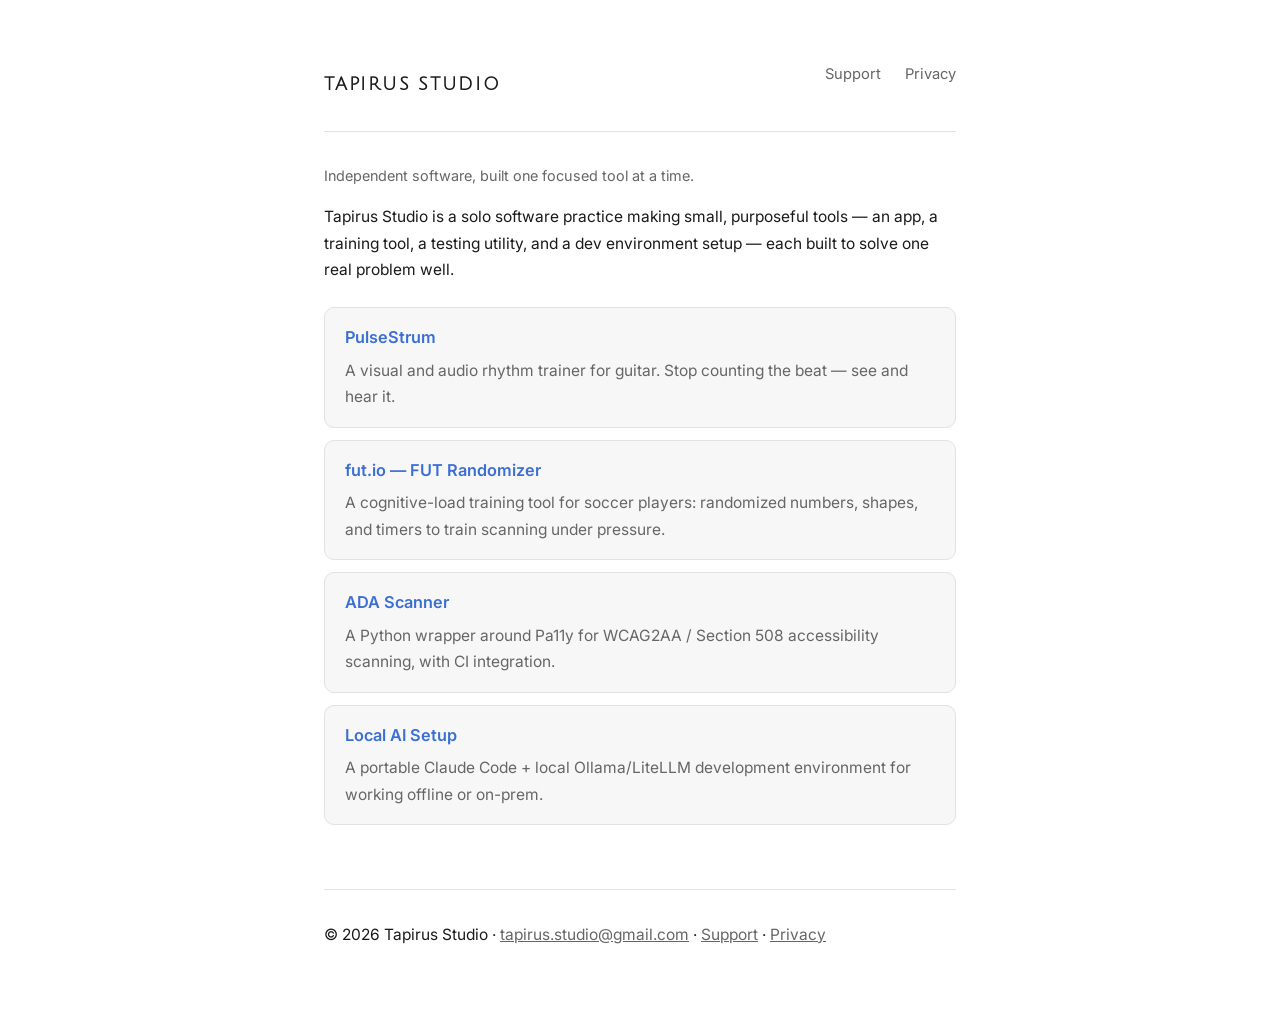
<file: index.html>
<!DOCTYPE html>
<html lang="en">
<head>
  <meta charset="UTF-8" />
  <meta name="viewport" content="width=device-width, initial-scale=1.0" />
  <title>Tapirus Studio</title>
  <link rel="stylesheet" href="style.css" />
</head>
<body>
  <header class="site-header">
    <h2><a class="brand" href="index.html">Tapirus Studio</a></h2>
    <nav>
      <a href="support.html">Support</a>
      <a href="privacy.html">Privacy</a>
    </nav>
  </header>

  <p class="muted">Independent software, built one focused tool at a time.</p>

  <p>Tapirus Studio is a solo software practice making small, purposeful tools — an app, a training tool, a testing utility, and a dev environment setup — each built to solve one real problem well.</p>

  <ul class="product-list">
    <li>
      <a href="pulsestrum.html">PulseStrum</a>
      <p>A visual and audio rhythm trainer for guitar. Stop counting the beat — see and hear it.</p>
    </li>
    <li>
      <a href="futio.html">fut.io — FUT Randomizer</a>
      <p>A cognitive-load training tool for soccer players: randomized numbers, shapes, and timers to train scanning under pressure.</p>
    </li>
    <li>
      <a href="ada-scanner.html">ADA Scanner</a>
      <p>A Python wrapper around Pa11y for WCAG2AA / Section 508 accessibility scanning, with CI integration.</p>
    </li>
    <li>
      <a href="ai-setup.html">Local AI Setup</a>
      <p>A portable Claude Code + local Ollama/LiteLLM development environment for working offline or on-prem.</p>
    </li>
  </ul>

  <footer class="site-footer">
    <p>&copy; 2026 Tapirus Studio &middot; <a href="mailto:tapirus.studio@gmail.com">tapirus.studio@gmail.com</a> &middot; <a href="support.html">Support</a> &middot; <a href="privacy.html">Privacy</a></p>
  </footer>
</body>
</html>
</file>
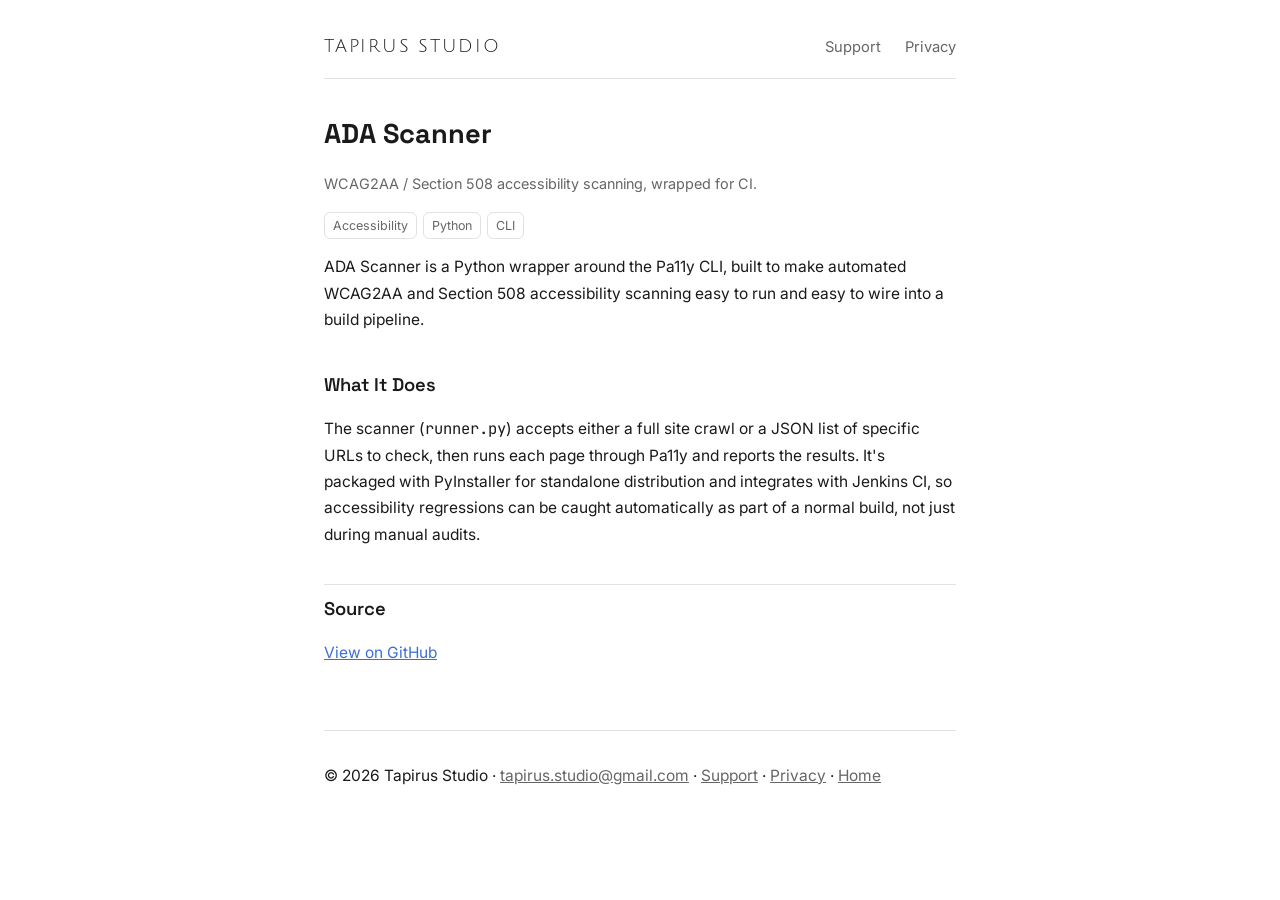
<file: ada-scanner.html>
<!DOCTYPE html>
<html lang="en">
<head>
  <meta charset="UTF-8" />
  <meta name="viewport" content="width=device-width, initial-scale=1.0" />
  <title>ADA Scanner — Tapirus Studio</title>
  <link rel="stylesheet" href="style.css" />
</head>
<body>
  <header class="site-header">
    <a class="brand" href="index.html">Tapirus Studio</a>
    <nav>
      <a href="support.html">Support</a>
      <a href="privacy.html">Privacy</a>
    </nav>
  </header>

  <h1>ADA Scanner</h1>
  <p class="muted">WCAG2AA / Section 508 accessibility scanning, wrapped for CI.</p>
  <p><span class="tag">Accessibility</span><span class="tag">Python</span><span class="tag">CLI</span></p>

  <p>ADA Scanner is a Python wrapper around the Pa11y CLI, built to make automated WCAG2AA and Section 508 accessibility scanning easy to run and easy to wire into a build pipeline.</p>

  <h2>What It Does</h2>
  <p>The scanner (<code>runner.py</code>) accepts either a full site crawl or a JSON list of specific URLs to check, then runs each page through Pa11y and reports the results. It's packaged with PyInstaller for standalone distribution and integrates with Jenkins CI, so accessibility regressions can be caught automatically as part of a normal build, not just during manual audits.</p>

  <h2>Source</h2>
  <p><a href="https://github.com/cmorikuni/ADA">View on GitHub</a></p>

  <footer class="site-footer">
    <p>&copy; 2026 Tapirus Studio &middot; <a href="mailto:tapirus.studio@gmail.com">tapirus.studio@gmail.com</a> &middot; <a href="support.html#ada-scanner">Support</a> &middot; <a href="privacy.html#ada-scanner">Privacy</a> &middot; <a href="index.html">Home</a></p>
  </footer>
</body>
</html>
</file>
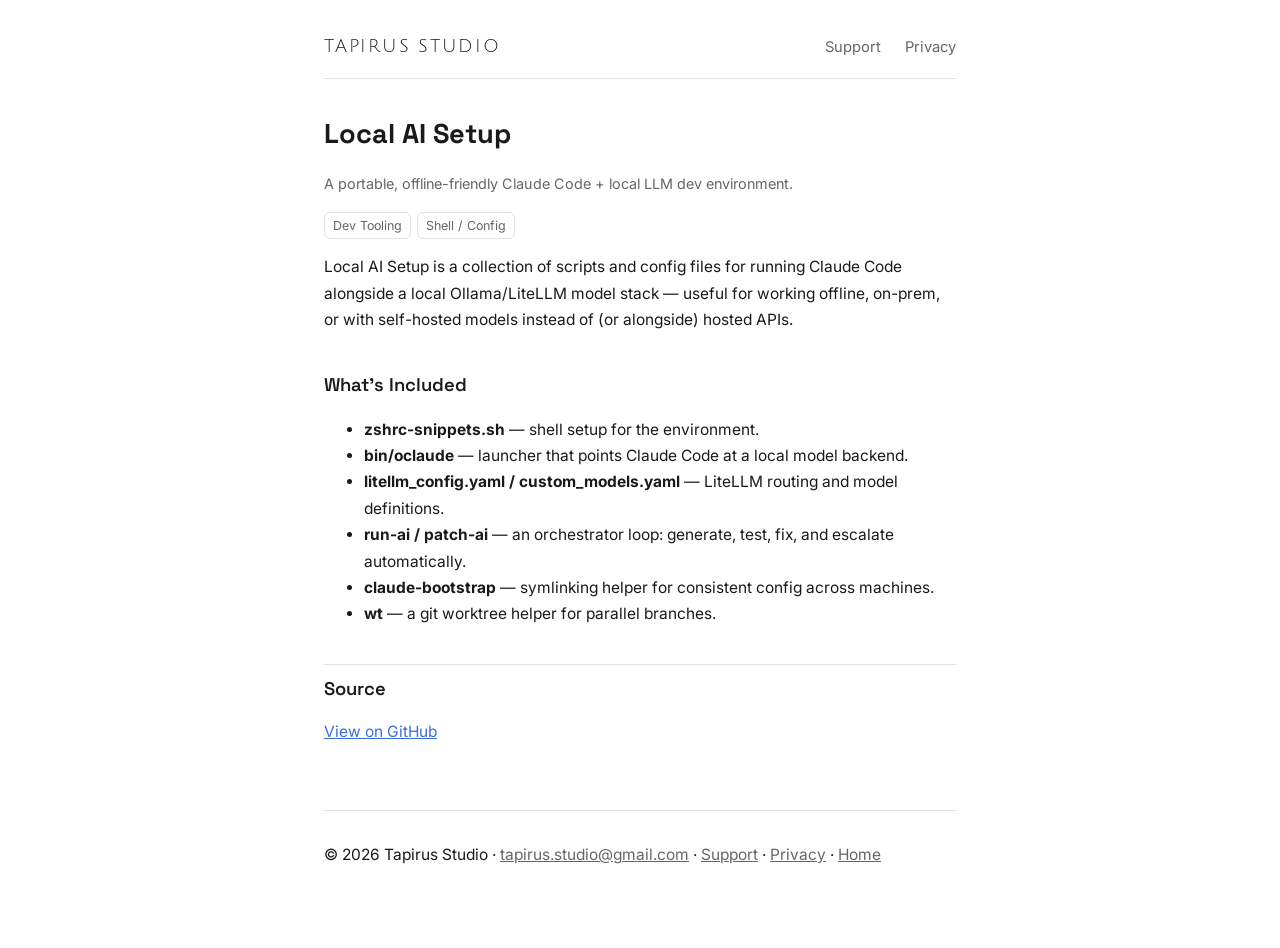
<file: ai-setup.html>
<!DOCTYPE html>
<html lang="en">
<head>
  <meta charset="UTF-8" />
  <meta name="viewport" content="width=device-width, initial-scale=1.0" />
  <title>Local AI Setup — Tapirus Studio</title>
  <link rel="stylesheet" href="style.css" />
</head>
<body>
  <header class="site-header">
    <a class="brand" href="index.html">Tapirus Studio</a>
    <nav>
      <a href="support.html">Support</a>
      <a href="privacy.html">Privacy</a>
    </nav>
  </header>

  <h1>Local AI Setup</h1>
  <p class="muted">A portable, offline-friendly Claude Code + local LLM dev environment.</p>
  <p><span class="tag">Dev Tooling</span><span class="tag">Shell / Config</span></p>

  <p>Local AI Setup is a collection of scripts and config files for running Claude Code alongside a local Ollama/LiteLLM model stack — useful for working offline, on-prem, or with self-hosted models instead of (or alongside) hosted APIs.</p>

  <h2>What's Included</h2>
  <ul>
    <li><strong>zshrc-snippets.sh</strong> — shell setup for the environment.</li>
    <li><strong>bin/oclaude</strong> — launcher that points Claude Code at a local model backend.</li>
    <li><strong>litellm_config.yaml / custom_models.yaml</strong> — LiteLLM routing and model definitions.</li>
    <li><strong>run-ai / patch-ai</strong> — an orchestrator loop: generate, test, fix, and escalate automatically.</li>
    <li><strong>claude-bootstrap</strong> — symlinking helper for consistent config across machines.</li>
    <li><strong>wt</strong> — a git worktree helper for parallel branches.</li>
  </ul>

  <h2>Source</h2>
  <p><a href="https://github.com/cmorikuni/ai-setup-shared">View on GitHub</a></p>

  <footer class="site-footer">
    <p>&copy; 2026 Tapirus Studio &middot; <a href="mailto:tapirus.studio@gmail.com">tapirus.studio@gmail.com</a> &middot; <a href="support.html#ai-setup">Support</a> &middot; <a href="privacy.html#ai-setup">Privacy</a> &middot; <a href="index.html">Home</a></p>
  </footer>
</body>
</html>
</file>
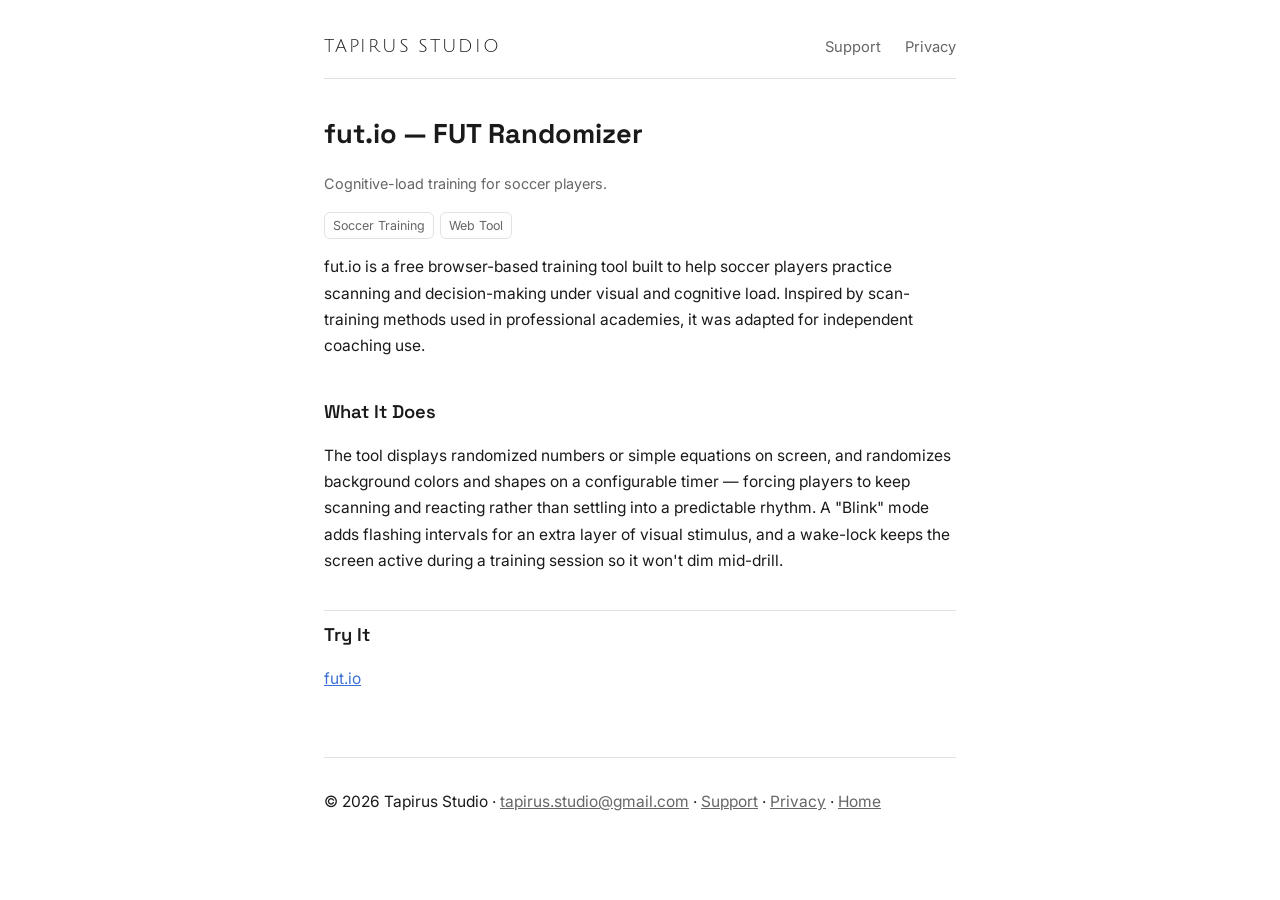
<file: futio.html>
<!DOCTYPE html>
<html lang="en">
<head>
  <meta charset="UTF-8" />
  <meta name="viewport" content="width=device-width, initial-scale=1.0" />
  <title>fut.io — Tapirus Studio</title>
  <link rel="stylesheet" href="style.css" />
</head>
<body>
  <header class="site-header">
    <a class="brand" href="index.html">Tapirus Studio</a>
    <nav>
      <a href="support.html">Support</a>
      <a href="privacy.html">Privacy</a>
    </nav>
  </header>

  <h1>fut.io — FUT Randomizer</h1>
  <p class="muted">Cognitive-load training for soccer players.</p>
  <p><span class="tag">Soccer Training</span><span class="tag">Web Tool</span></p>

  <p>fut.io is a free browser-based training tool built to help soccer players practice scanning and decision-making under visual and cognitive load. Inspired by scan-training methods used in professional academies, it was adapted for independent coaching use.</p>

  <h2>What It Does</h2>
  <p>The tool displays randomized numbers or simple equations on screen, and randomizes background colors and shapes on a configurable timer — forcing players to keep scanning and reacting rather than settling into a predictable rhythm. A "Blink" mode adds flashing intervals for an extra layer of visual stimulus, and a wake-lock keeps the screen active during a training session so it won't dim mid-drill.</p>

  <h2>Try It</h2>
  <p><a href="https://cmorikuni.github.io/fut.io/">fut.io</a></p>

  <footer class="site-footer">
    <p>&copy; 2026 Tapirus Studio &middot; <a href="mailto:tapirus.studio@gmail.com">tapirus.studio@gmail.com</a> &middot; <a href="support.html#futio">Support</a> &middot; <a href="privacy.html#futio">Privacy</a> &middot; <a href="index.html">Home</a></p>
  </footer>
</body>
</html>
</file>
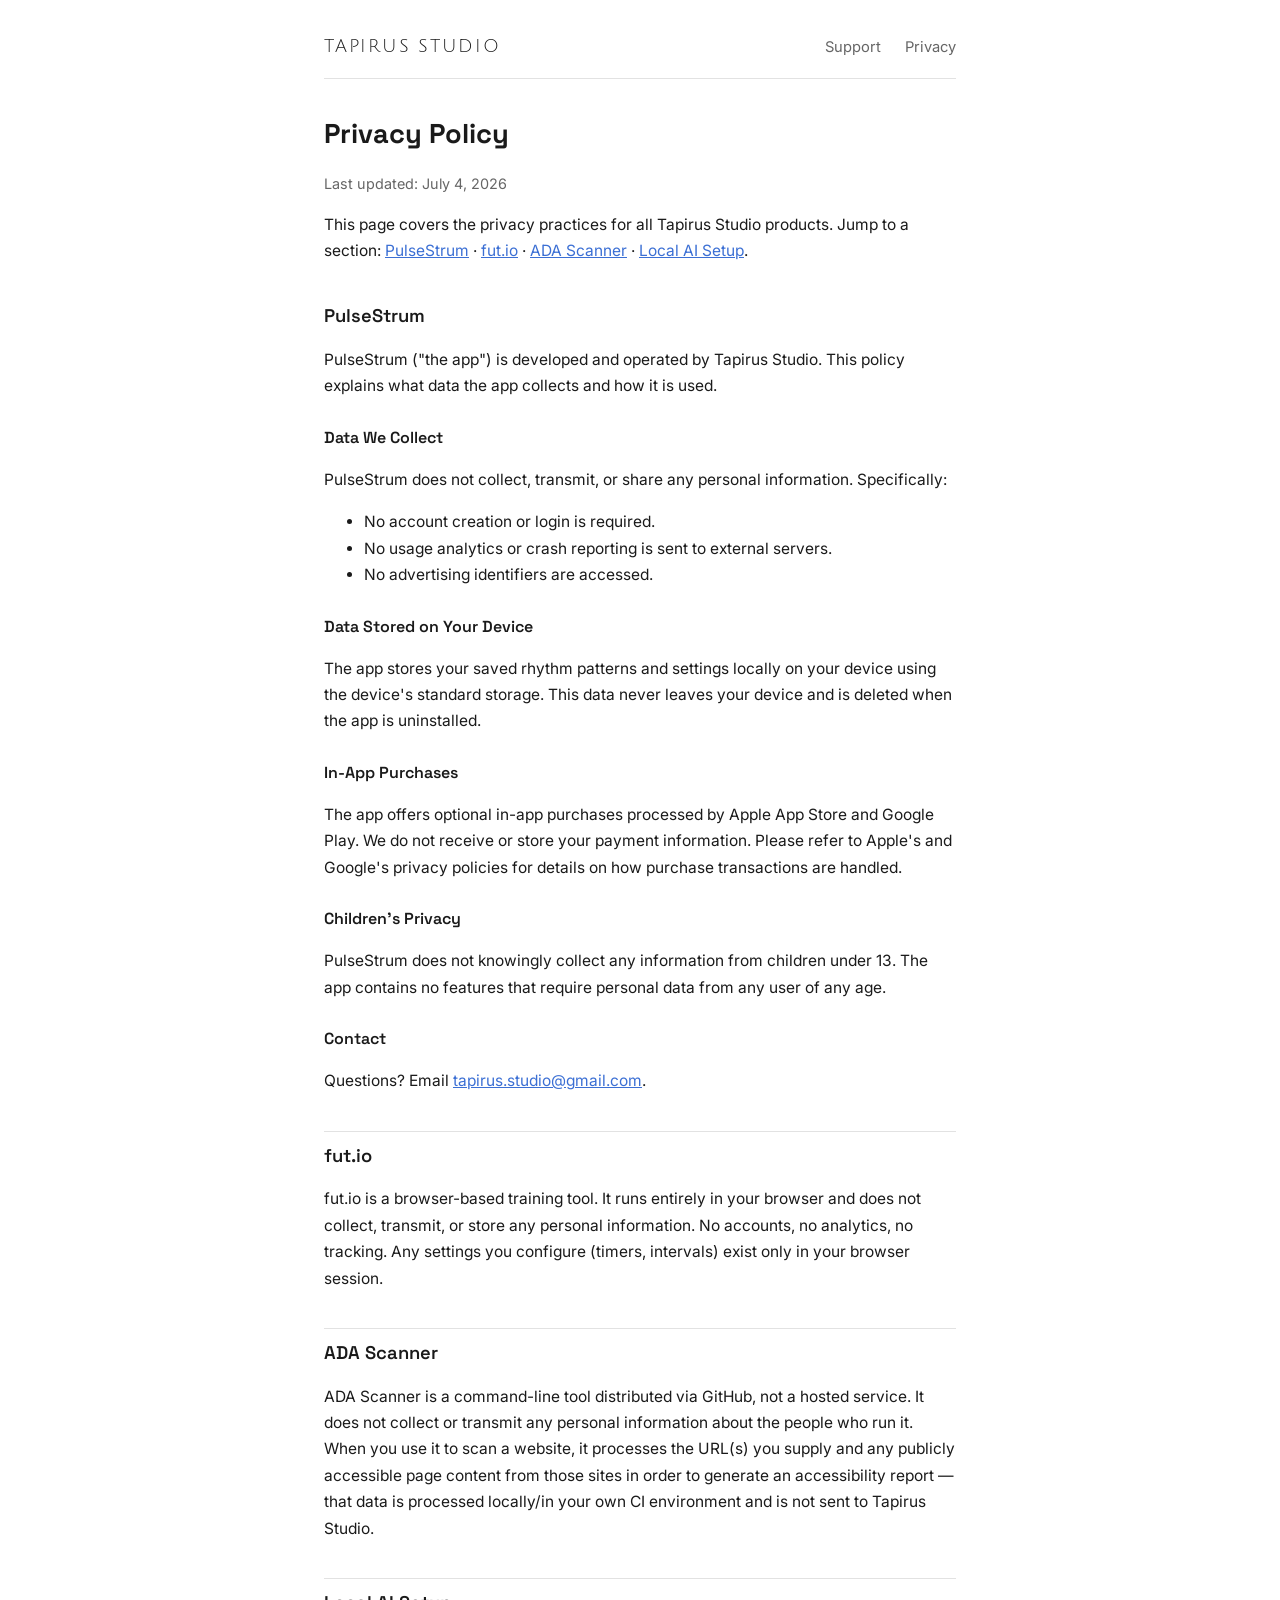
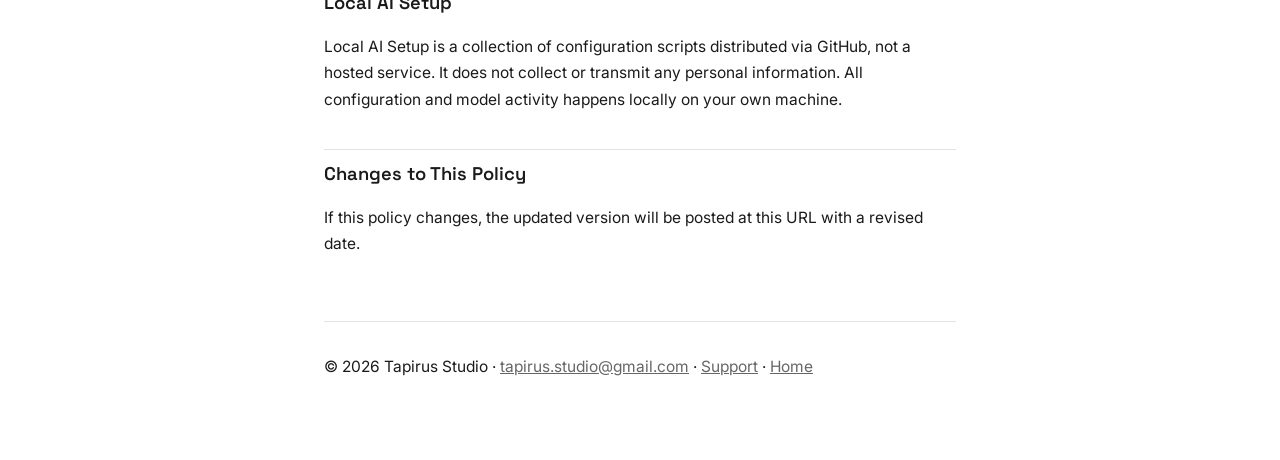
<file: privacy.html>
<!DOCTYPE html>
<html lang="en">
<head>
  <meta charset="UTF-8" />
  <meta name="viewport" content="width=device-width, initial-scale=1.0" />
  <title>Tapirus Studio — Privacy Policy</title>
  <link rel="stylesheet" href="style.css" />
</head>
<body>
  <header class="site-header">
    <a class="brand" href="index.html">Tapirus Studio</a>
    <nav>
      <a href="support.html">Support</a>
      <a href="privacy.html">Privacy</a>
    </nav>
  </header>

  <h1>Privacy Policy</h1>
  <p class="updated">Last updated: July 4, 2026</p>

  <p>This page covers the privacy practices for all Tapirus Studio products. Jump to a section: <a href="#pulsestrum">PulseStrum</a> &middot; <a href="#futio">fut.io</a> &middot; <a href="#ada-scanner">ADA Scanner</a> &middot; <a href="#ai-setup">Local AI Setup</a>.</p>

  <h2 id="pulsestrum">PulseStrum</h2>
  <p>PulseStrum ("the app") is developed and operated by Tapirus Studio. This policy explains what data the app collects and how it is used.</p>

  <h3>Data We Collect</h3>
  <p>PulseStrum does not collect, transmit, or share any personal information. Specifically:</p>
  <ul>
    <li>No account creation or login is required.</li>
    <li>No usage analytics or crash reporting is sent to external servers.</li>
    <li>No advertising identifiers are accessed.</li>
  </ul>

  <h3>Data Stored on Your Device</h3>
  <p>The app stores your saved rhythm patterns and settings locally on your device using the device's standard storage. This data never leaves your device and is deleted when the app is uninstalled.</p>

  <h3>In-App Purchases</h3>
  <p>The app offers optional in-app purchases processed by Apple App Store and Google Play. We do not receive or store your payment information. Please refer to Apple's and Google's privacy policies for details on how purchase transactions are handled.</p>

  <h3>Children's Privacy</h3>
  <p>PulseStrum does not knowingly collect any information from children under 13. The app contains no features that require personal data from any user of any age.</p>

  <h3>Contact</h3>
  <p>Questions? Email <a href="mailto:tapirus.studio@gmail.com">tapirus.studio@gmail.com</a>.</p>

  <h2 id="futio">fut.io</h2>
  <p>fut.io is a browser-based training tool. It runs entirely in your browser and does not collect, transmit, or store any personal information. No accounts, no analytics, no tracking. Any settings you configure (timers, intervals) exist only in your browser session.</p>

  <h2 id="ada-scanner">ADA Scanner</h2>
  <p>ADA Scanner is a command-line tool distributed via GitHub, not a hosted service. It does not collect or transmit any personal information about the people who run it. When you use it to scan a website, it processes the URL(s) you supply and any publicly accessible page content from those sites in order to generate an accessibility report — that data is processed locally/in your own CI environment and is not sent to Tapirus Studio.</p>

  <h2 id="ai-setup">Local AI Setup</h2>
  <p>Local AI Setup is a collection of configuration scripts distributed via GitHub, not a hosted service. It does not collect or transmit any personal information. All configuration and model activity happens locally on your own machine.</p>

  <h2>Changes to This Policy</h2>
  <p>If this policy changes, the updated version will be posted at this URL with a revised date.</p>

  <footer class="site-footer">
    <p>&copy; 2026 Tapirus Studio &middot; <a href="mailto:tapirus.studio@gmail.com">tapirus.studio@gmail.com</a> &middot; <a href="support.html">Support</a> &middot; <a href="index.html">Home</a></p>
  </footer>
</body>
</html>
</file>
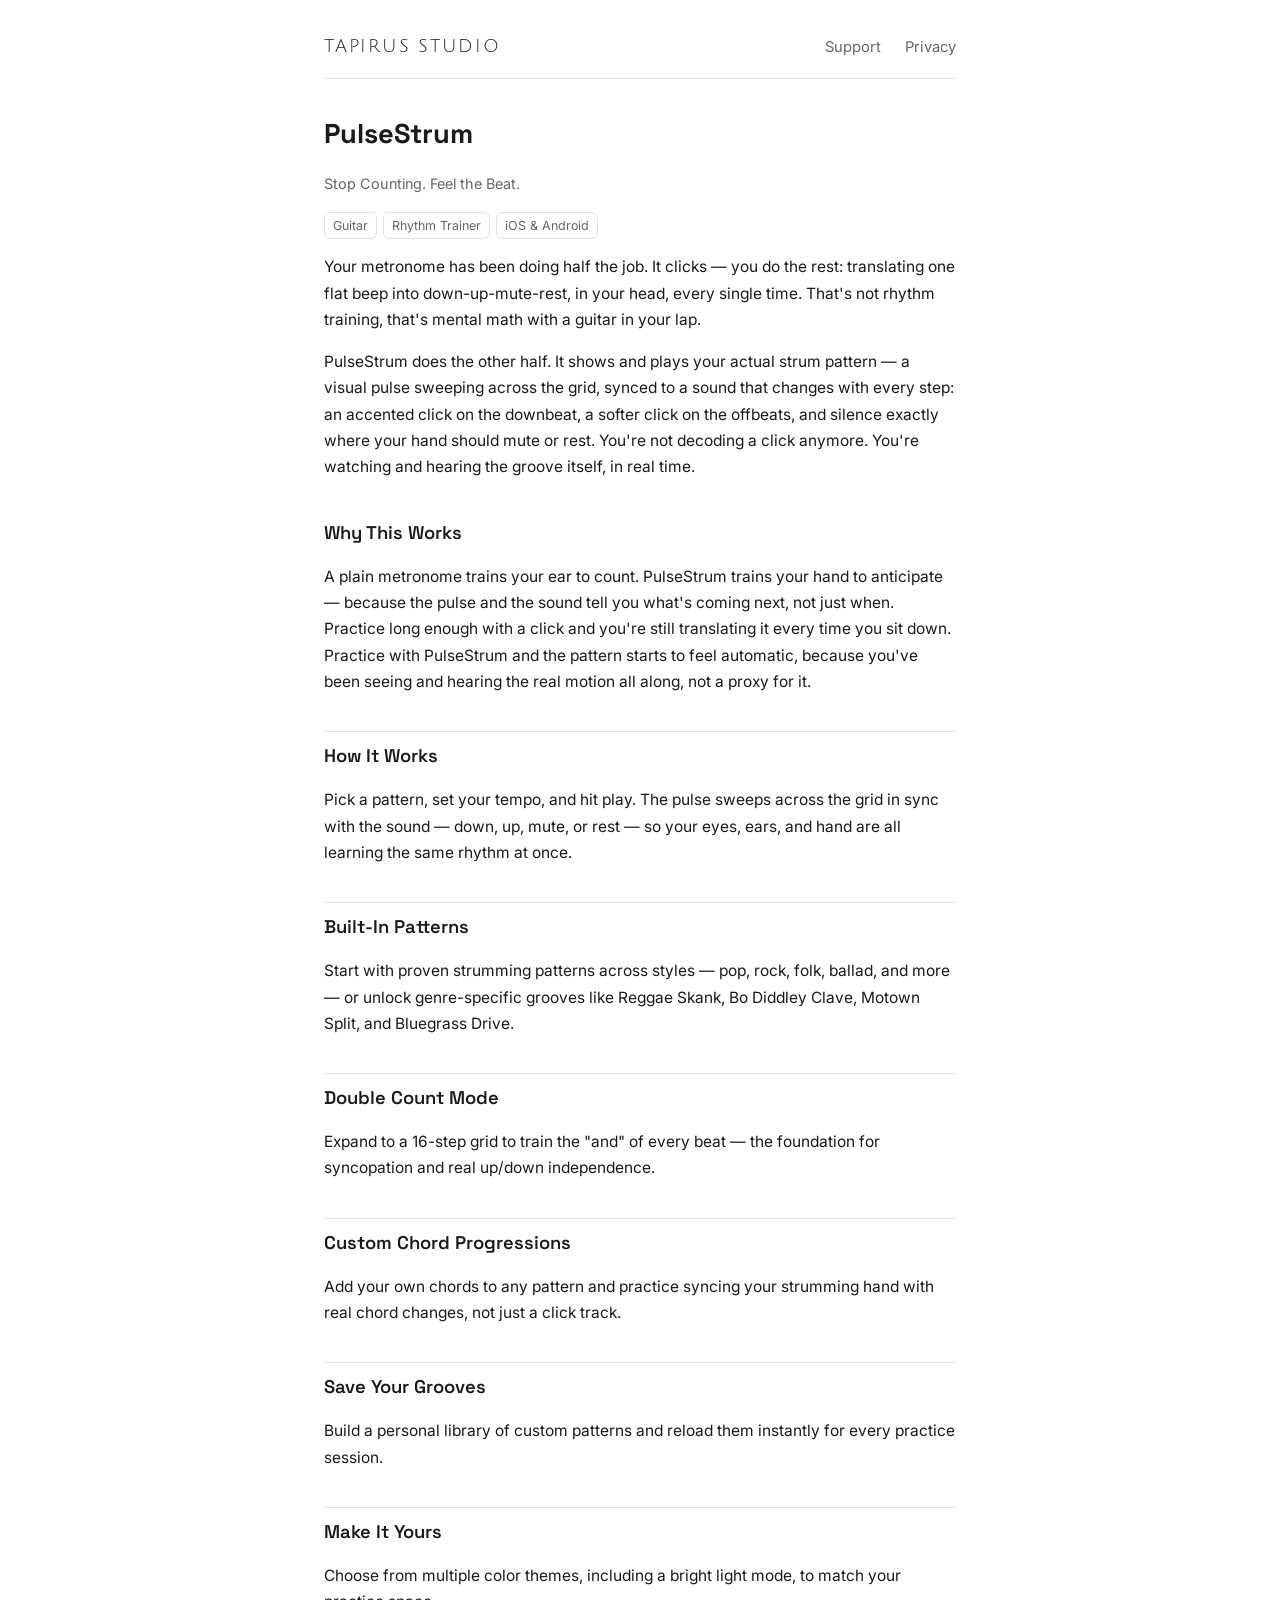
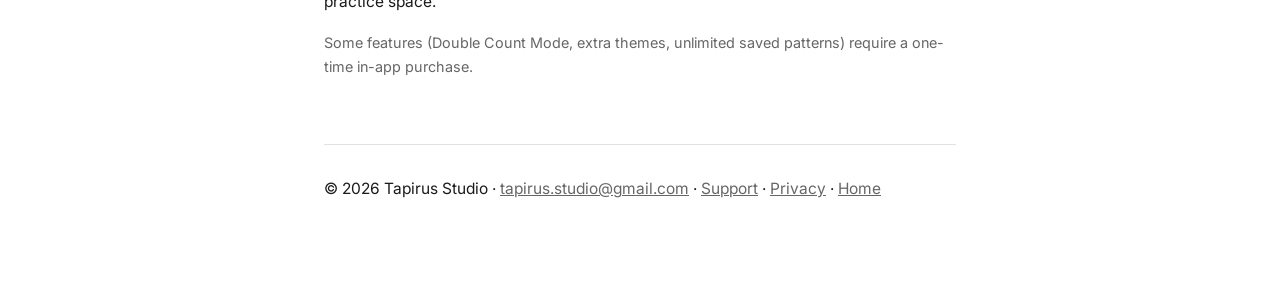
<file: pulsestrum.html>
<!DOCTYPE html>
<html lang="en">
<head>
  <meta charset="UTF-8" />
  <meta name="viewport" content="width=device-width, initial-scale=1.0" />
  <title>PulseStrum — Tapirus Studio</title>
  <link rel="stylesheet" href="style.css" />
</head>
<body>
  <header class="site-header">
    <a class="brand" href="index.html">Tapirus Studio</a>
    <nav>
      <a href="support.html">Support</a>
      <a href="privacy.html">Privacy</a>
    </nav>
  </header>

  <h1>PulseStrum</h1>
  <p class="muted">Stop Counting. Feel the Beat.</p>
  <p><span class="tag">Guitar</span><span class="tag">Rhythm Trainer</span><span class="tag">iOS &amp; Android</span></p>

  <p>Your metronome has been doing half the job. It clicks — you do the rest: translating one flat beep into down-up-mute-rest, in your head, every single time. That's not rhythm training, that's mental math with a guitar in your lap.</p>

  <p>PulseStrum does the other half. It shows and plays your actual strum pattern — a visual pulse sweeping across the grid, synced to a sound that changes with every step: an accented click on the downbeat, a softer click on the offbeats, and silence exactly where your hand should mute or rest. You're not decoding a click anymore. You're watching and hearing the groove itself, in real time.</p>

  <h2>Why This Works</h2>
  <p>A plain metronome trains your ear to count. PulseStrum trains your hand to anticipate — because the pulse and the sound tell you what's coming next, not just when. Practice long enough with a click and you're still translating it every time you sit down. Practice with PulseStrum and the pattern starts to feel automatic, because you've been seeing and hearing the real motion all along, not a proxy for it.</p>

  <h2>How It Works</h2>
  <p>Pick a pattern, set your tempo, and hit play. The pulse sweeps across the grid in sync with the sound — down, up, mute, or rest — so your eyes, ears, and hand are all learning the same rhythm at once.</p>

  <h2>Built-In Patterns</h2>
  <p>Start with proven strumming patterns across styles — pop, rock, folk, ballad, and more — or unlock genre-specific grooves like Reggae Skank, Bo Diddley Clave, Motown Split, and Bluegrass Drive.</p>

  <h2>Double Count Mode</h2>
  <p>Expand to a 16-step grid to train the "and" of every beat — the foundation for syncopation and real up/down independence.</p>

  <h2>Custom Chord Progressions</h2>
  <p>Add your own chords to any pattern and practice syncing your strumming hand with real chord changes, not just a click track.</p>

  <h2>Save Your Grooves</h2>
  <p>Build a personal library of custom patterns and reload them instantly for every practice session.</p>

  <h2>Make It Yours</h2>
  <p>Choose from multiple color themes, including a bright light mode, to match your practice space.</p>

  <p class="muted">Some features (Double Count Mode, extra themes, unlimited saved patterns) require a one-time in-app purchase.</p>

  <footer class="site-footer">
    <p>&copy; 2026 Tapirus Studio &middot; <a href="mailto:tapirus.studio@gmail.com">tapirus.studio@gmail.com</a> &middot; <a href="support.html#pulsestrum">Support</a> &middot; <a href="privacy.html#pulsestrum">Privacy</a> &middot; <a href="index.html">Home</a></p>
  </footer>
</body>
</html>
</file>
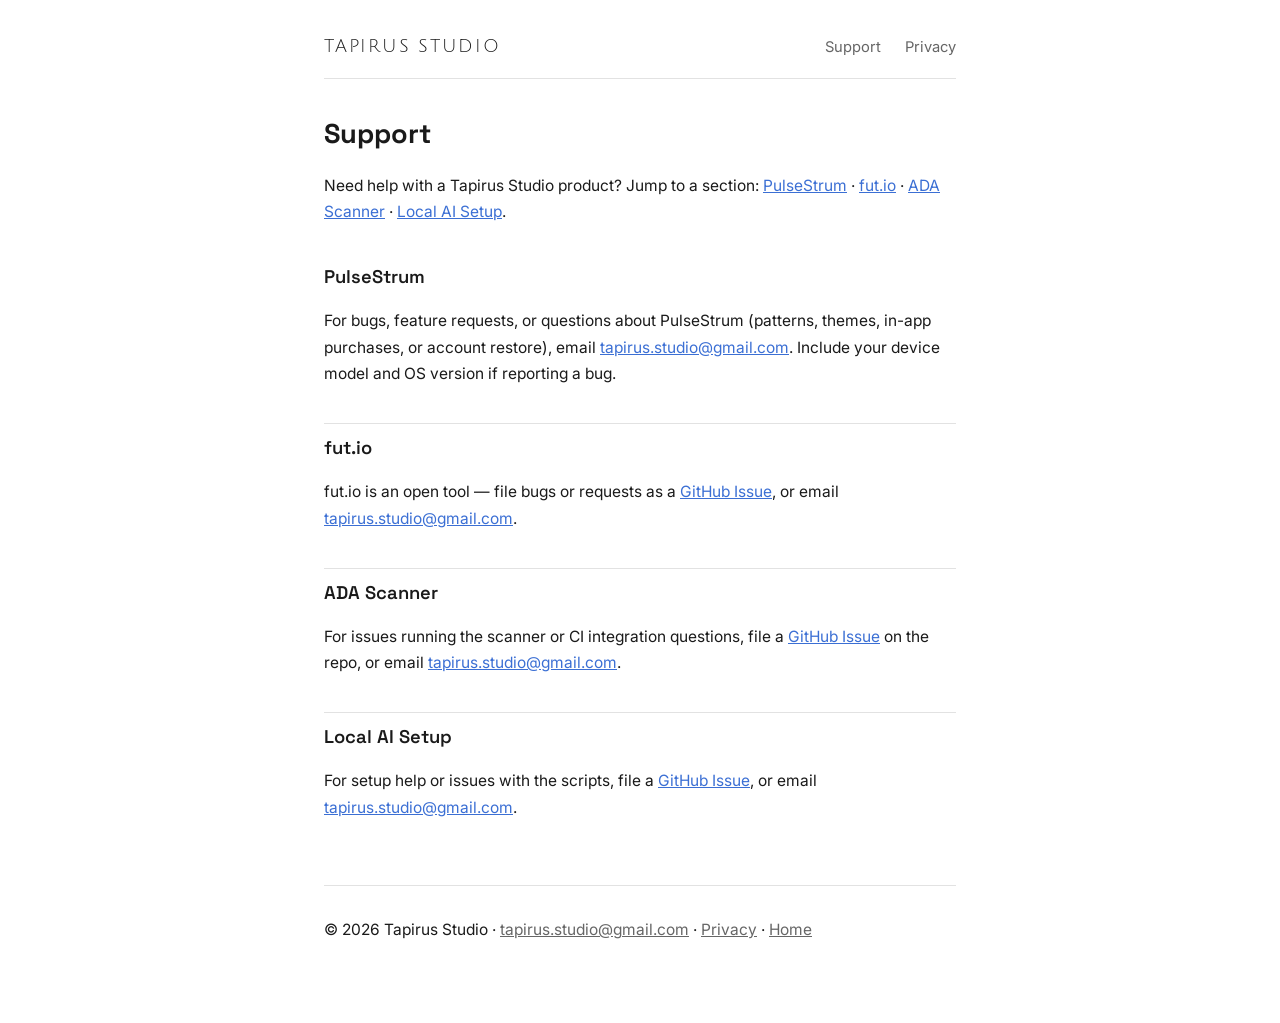
<file: support.html>
<!DOCTYPE html>
<html lang="en">
<head>
  <meta charset="UTF-8" />
  <meta name="viewport" content="width=device-width, initial-scale=1.0" />
  <title>Tapirus Studio — Support</title>
  <link rel="stylesheet" href="style.css" />
</head>
<body>
  <header class="site-header">
    <a class="brand" href="index.html">Tapirus Studio</a>
    <nav>
      <a href="support.html">Support</a>
      <a href="privacy.html">Privacy</a>
    </nav>
  </header>

  <h1>Support</h1>
  <p>Need help with a Tapirus Studio product? Jump to a section: <a href="#pulsestrum">PulseStrum</a> &middot; <a href="#futio">fut.io</a> &middot; <a href="#ada-scanner">ADA Scanner</a> &middot; <a href="#ai-setup">Local AI Setup</a>.</p>

  <h2 id="pulsestrum">PulseStrum</h2>
  <p>For bugs, feature requests, or questions about PulseStrum (patterns, themes, in-app purchases, or account restore), email <a href="mailto:tapirus.studio@gmail.com">tapirus.studio@gmail.com</a>. Include your device model and OS version if reporting a bug.</p>

  <h2 id="futio">fut.io</h2>
  <p>fut.io is an open tool — file bugs or requests as a <a href="https://github.com/cmorikuni/fut.io/issues">GitHub Issue</a>, or email <a href="mailto:tapirus.studio@gmail.com">tapirus.studio@gmail.com</a>.</p>

  <h2 id="ada-scanner">ADA Scanner</h2>
  <p>For issues running the scanner or CI integration questions, file a <a href="https://github.com/cmorikuni/ADA/issues">GitHub Issue</a> on the repo, or email <a href="mailto:tapirus.studio@gmail.com">tapirus.studio@gmail.com</a>.</p>

  <h2 id="ai-setup">Local AI Setup</h2>
  <p>For setup help or issues with the scripts, file a <a href="https://github.com/cmorikuni/ai-setup-shared/issues">GitHub Issue</a>, or email <a href="mailto:tapirus.studio@gmail.com">tapirus.studio@gmail.com</a>.</p>

  <footer class="site-footer">
    <p>&copy; 2026 Tapirus Studio &middot; <a href="mailto:tapirus.studio@gmail.com">tapirus.studio@gmail.com</a> &middot; <a href="privacy.html">Privacy</a> &middot; <a href="index.html">Home</a></p>
  </footer>
</body>
</html>
</file>
<file: style.css>
@import url('https://fonts.googleapis.com/css2?family=Julius+Sans+One&family=Space+Grotesk:wght@600;700&family=Inter:wght@400;500&family=JetBrains+Mono:wght@400;500&display=swap');

:root {
  color-scheme: light dark;
  --bg: #ffffff;
  --text: #1a1a1a;
  --muted: #666666;
  --accent: #3b6fd4;
  --border: #e2e2e2;
  --card-bg: #f7f7f8;
}

@media (prefers-color-scheme: dark) {
  :root {
    --bg: #14161a;
    --text: #f0f0f0;
    --muted: #9a9a9a;
    --accent: #7aa2f7;
    --border: #2a2d33;
    --card-bg: #1c1f24;
  }
}

* {
  box-sizing: border-box;
}

body {
  font-family: "Inter", -apple-system, BlinkMacSystemFont, "Segoe UI", sans-serif;
  background: var(--bg);
  color: var(--text);
  max-width: 680px;
  margin: 0 auto;
  padding: 0 24px 64px;
  line-height: 1.7;
}

header.site-header {
  display: flex;
  justify-content: space-between;
  align-items: center;
  padding: 32px 0 16px;
  border-bottom: 1px solid var(--border);
  margin-bottom: 32px;
}

header.site-header .brand {
  font-family: "Julius Sans One", sans-serif;
  text-transform: uppercase;
  letter-spacing: 0.1em;
  text-decoration: none;
  color: var(--text);
  font-size: 1.1rem;
}

header.site-header nav a {
  color: var(--muted);
  text-decoration: none;
  margin-left: 20px;
  font-size: 0.92rem;
}

header.site-header nav a:hover {
  color: var(--accent);
}

h1 {
  font-family: "Space Grotesk", sans-serif;
  font-weight: 700;
  font-size: 1.7rem;
  margin-bottom: 4px;
}

h2 {
  font-family: "Space Grotesk", sans-serif;
  font-weight: 600;
  font-size: 1.15rem;
  margin-top: 36px;
  padding-top: 8px;
  border-top: 1px solid var(--border);
}

h2:first-of-type {
  border-top: none;
  padding-top: 0;
}

h3 {
  font-family: "Space Grotesk", sans-serif;
  font-weight: 600;
  font-size: 1rem;
  margin-top: 24px;
}

p, li {
  font-size: 0.97rem;
  color: var(--text);
}

.updated, .muted {
  color: var(--muted);
  font-size: 0.9rem;
}

a {
  color: var(--accent);
}

.product-list {
  list-style: none;
  padding: 0;
  margin: 24px 0;
}

.product-list li {
  border: 1px solid var(--border);
  background: var(--card-bg);
  border-radius: 10px;
  padding: 16px 20px;
  margin-bottom: 12px;
}

.product-list li a {
  font-weight: 600;
  text-decoration: none;
  font-size: 1.02rem;
}

.product-list li p {
  margin: 6px 0 0;
  color: var(--muted);
}

footer.site-footer {
  margin-top: 64px;
  padding-top: 16px;
  border-top: 1px solid var(--border);
  color: var(--muted);
  font-size: 0.85rem;
}

footer.site-footer a {
  color: var(--muted);
}

.tag {
  display: inline-block;
  font-size: 0.78rem;
  color: var(--muted);
  border: 1px solid var(--border);
  border-radius: 6px;
  padding: 2px 8px;
  margin-right: 6px;
}

code, pre {
  font-family: "JetBrains Mono", monospace;
}
</file>
